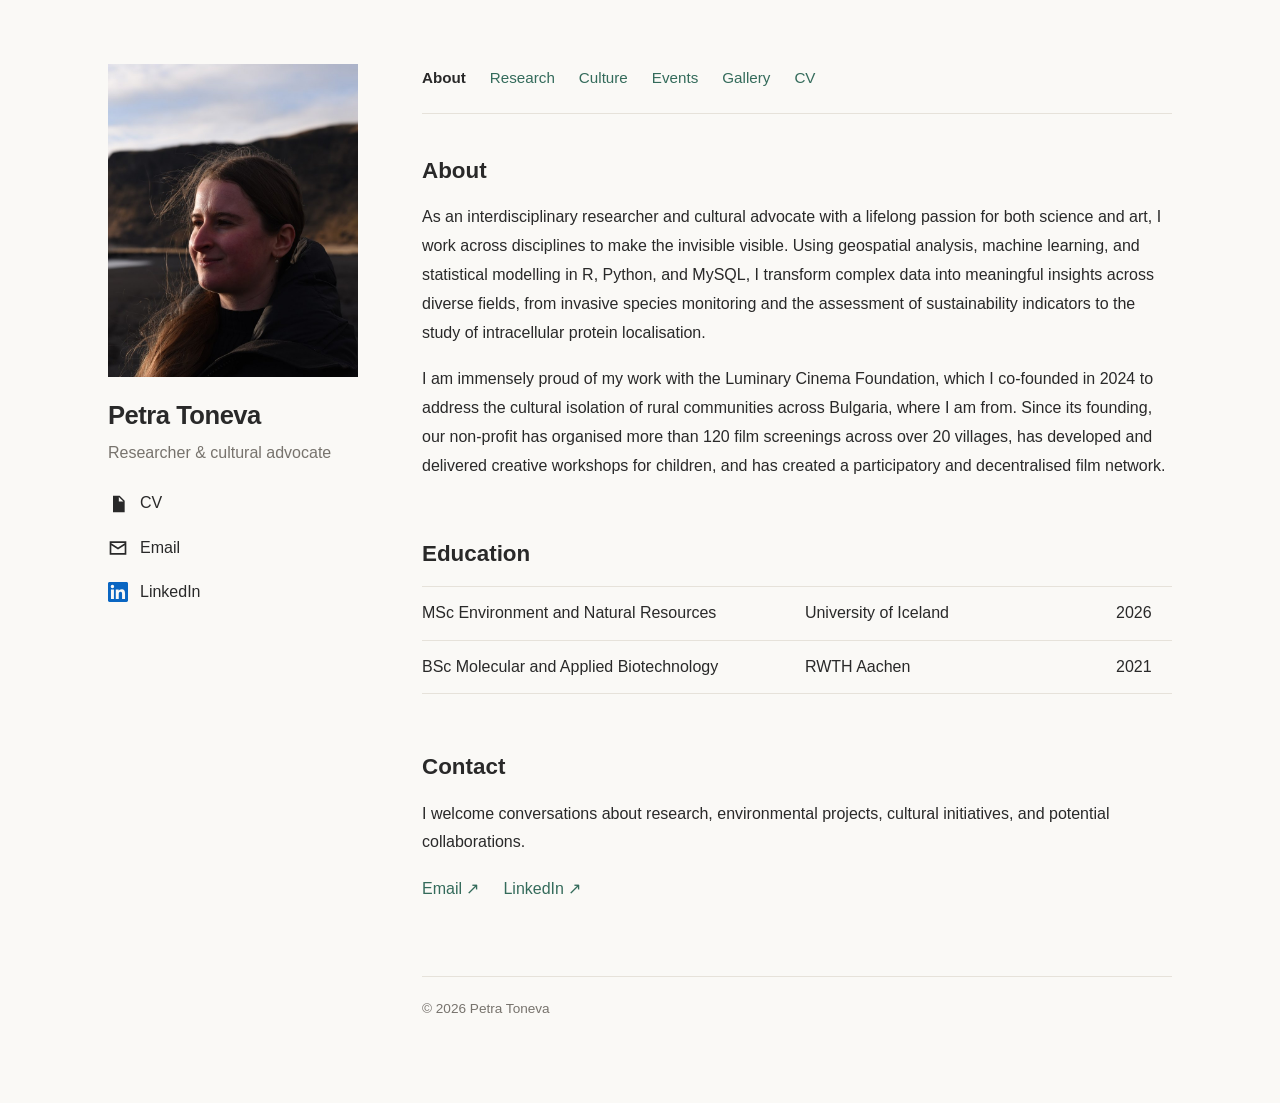
<file: index.html>
<!DOCTYPE html>
<html lang="en">
<head>
  <meta charset="UTF-8">
  <meta name="viewport" content="width=device-width, initial-scale=1.0">

  <title>Petra Toneva | Research & Culture</title>
  <meta name="description" content="Petra Toneva is an interdisciplinary researcher and cultural advocate working across environmental science, geospatial analysis, biotechnology and cinema.">

  <link rel="stylesheet" href="styles.css">
</head>

<body>
  <div class="layout">

    <!-- ===== Sidebar (same on every page) ===== -->
    <aside class="sidebar">
      <img src="petra-portrait.jpg" alt="Portrait of Petra Toneva" class="sidebar-photo">
      <h1 class="sidebar-name"><a href="index.html">Petra Toneva</a></h1>
      <p class="sidebar-role">Researcher & cultural advocate</p>

      <ul class="sidebar-links">
        <li>
          <a href="cv.html">
            <svg viewBox="0 0 24 24" aria-hidden="true"><path d="M6 2h8l6 6v14H6V2zm7 1.5V9h5.5L13 3.5zM9 12h8v1.5H9V12zm0 3h8v1.5H9V15zm0 3h5v1.5H9V18z"/></svg>
            CV
          </a>
        </li>
        <li>
          <a href="mailto:petra.toneva@gmail.com">
            <svg viewBox="0 0 24 24" aria-hidden="true"><path d="M2 4h20v16H2V4zm2 2v.4l8 5 8-5V6H4zm16 2.75-8 5-8-5V18h16V8.75z"/></svg>
            Email
          </a>
        </li>
        <li>
          <a href="https://www.linkedin.com/in/petra-toneva/" target="_blank" rel="noopener noreferrer">
            <svg class="icon-linkedin" viewBox="0 0 24 24" aria-hidden="true"><path d="M20.45 20.45h-3.56v-5.57c0-1.33-.02-3.04-1.85-3.04-1.85 0-2.14 1.45-2.14 2.94v5.67H9.35V9h3.41v1.56h.05c.48-.9 1.64-1.85 3.37-1.85 3.6 0 4.27 2.37 4.27 5.46v6.28zM5.34 7.43a2.06 2.06 0 1 1 0-4.13 2.06 2.06 0 0 1 0 4.13zM7.12 20.45H3.56V9h3.56v11.45zM22.22 0H1.77C.79 0 0 .77 0 1.73v20.54C0 23.23.79 24 1.77 24h20.45c.98 0 1.78-.77 1.78-1.73V1.73C24 .77 23.2 0 22.22 0z"/></svg>
            LinkedIn
          </a>
        </li>
        <!-- GitHub hidden for now. To show it again, add back:
        <li>
          <a href="https://github.com/petratoneva/" target="_blank" rel="noopener noreferrer">
            (GitHub icon) GitHub
          </a>
        </li>
        -->
      </ul>
    </aside>

    <!-- ===== Page content ===== -->
    <div class="content">
      <nav aria-label="Main navigation">
        <a href="index.html" aria-current="page">About</a>
        <a href="research.html">Research</a>
        <a href="culture.html">Culture</a>
        <a href="events.html">Events</a>
        <a href="gallery.html">Gallery</a>
        <a href="cv.html">CV</a>
      </nav>

      <main>
        <section id="about">
          <h2>About</h2>

          <p>
            As an interdisciplinary researcher and cultural advocate with
            a lifelong passion for both science and art, I work across
            disciplines to make the invisible visible. Using geospatial
            analysis, machine learning, and statistical modelling in R,
            Python, and MySQL, I transform complex data into meaningful
            insights across diverse fields, from invasive species
            monitoring and the assessment of sustainability indicators
            to the study of intracellular protein localisation.
          </p>

          <p>
            I am immensely proud of my work with the Luminary Cinema
            Foundation, which I co-founded in 2024 to address the
            cultural isolation of rural communities across Bulgaria,
            where I am from. Since its founding, our non-profit has
            organised more than 120 film screenings across over 20
            villages, has developed and delivered creative workshops
            for children, and has created a participatory and
            decentralised film network.
          </p>
        </section>

        <section id="education">
          <h2>Education</h2>

          <ul class="item-list">
            <li>
              <span class="item-title">MSc Environment and Natural Resources</span>
              <span class="item-detail">University of Iceland</span>
              <span class="item-year">2026</span>
            </li>
            <li>
              <span class="item-title">BSc Molecular and Applied Biotechnology</span>
              <span class="item-detail">RWTH Aachen</span>
              <span class="item-year">2021</span>
            </li>
          </ul>
        </section>

        <section id="contact">
          <h2>Contact</h2>

          <p>
            I welcome conversations about research, environmental
            projects, cultural initiatives, and potential collaborations.
          </p>

          <div class="contact-links">
            <a href="mailto:petra.toneva@gmail.com">Email ↗</a>
            <a href="https://www.linkedin.com/in/petra-toneva/" target="_blank" rel="noopener noreferrer">LinkedIn ↗</a>
            <!-- <a href="https://github.com/petratoneva/" target="_blank" rel="noopener noreferrer">GitHub ↗</a> -->
          </div>
        </section>
      </main>

      <footer>
        <p>© 2026 Petra Toneva</p>
      </footer>
    </div>

  </div>
</body>
</html>
</file>
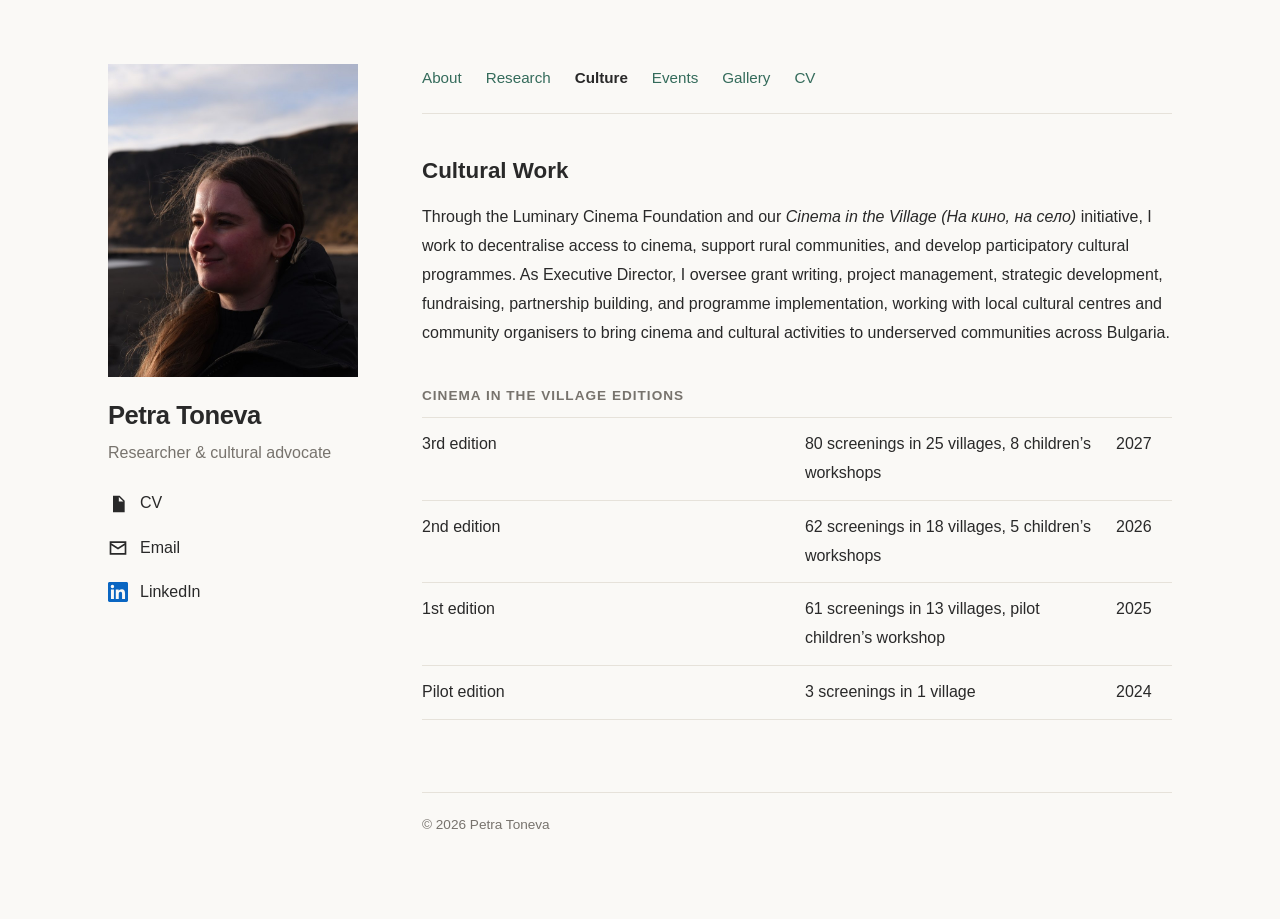
<file: culture.html>
<!DOCTYPE html>
<html lang="en">
<head>
  <meta charset="UTF-8">
  <meta name="viewport" content="width=device-width, initial-scale=1.0">

  <title>Cultural Work | Petra Toneva</title>
  <meta name="description" content="Petra Toneva's cultural work with the Luminary Cinema Foundation and the Cinema in the Village (На кино, на село) initiative.">

  <link rel="stylesheet" href="styles.css">
</head>

<body>
  <div class="layout">

    <!-- ===== Sidebar (same on every page) ===== -->
    <aside class="sidebar">
      <img src="petra-portrait.jpg" alt="Portrait of Petra Toneva" class="sidebar-photo">
      <h1 class="sidebar-name"><a href="index.html">Petra Toneva</a></h1>
      <p class="sidebar-role">Researcher & cultural advocate</p>

      <ul class="sidebar-links">
        <li>
          <a href="cv.html">
            <svg viewBox="0 0 24 24" aria-hidden="true"><path d="M6 2h8l6 6v14H6V2zm7 1.5V9h5.5L13 3.5zM9 12h8v1.5H9V12zm0 3h8v1.5H9V15zm0 3h5v1.5H9V18z"/></svg>
            CV
          </a>
        </li>
        <li>
          <a href="mailto:petra.toneva@gmail.com">
            <svg viewBox="0 0 24 24" aria-hidden="true"><path d="M2 4h20v16H2V4zm2 2v.4l8 5 8-5V6H4zm16 2.75-8 5-8-5V18h16V8.75z"/></svg>
            Email
          </a>
        </li>
        <li>
          <a href="https://www.linkedin.com/in/petra-toneva/" target="_blank" rel="noopener noreferrer">
            <svg class="icon-linkedin" viewBox="0 0 24 24" aria-hidden="true"><path d="M20.45 20.45h-3.56v-5.57c0-1.33-.02-3.04-1.85-3.04-1.85 0-2.14 1.45-2.14 2.94v5.67H9.35V9h3.41v1.56h.05c.48-.9 1.64-1.85 3.37-1.85 3.6 0 4.27 2.37 4.27 5.46v6.28zM5.34 7.43a2.06 2.06 0 1 1 0-4.13 2.06 2.06 0 0 1 0 4.13zM7.12 20.45H3.56V9h3.56v11.45zM22.22 0H1.77C.79 0 0 .77 0 1.73v20.54C0 23.23.79 24 1.77 24h20.45c.98 0 1.78-.77 1.78-1.73V1.73C24 .77 23.2 0 22.22 0z"/></svg>
            LinkedIn
          </a>
        </li>
        <!-- GitHub hidden for now. To show it again, add back:
        <li>
          <a href="https://github.com/petratoneva/" target="_blank" rel="noopener noreferrer">
            (GitHub icon) GitHub
          </a>
        </li>
        -->
      </ul>
    </aside>

    <!-- ===== Page content ===== -->
    <div class="content">
      <nav aria-label="Main navigation">
        <a href="index.html">About</a>
        <a href="research.html">Research</a>
        <a href="culture.html" aria-current="page">Culture</a>
        <a href="events.html">Events</a>
        <a href="gallery.html">Gallery</a>
        <a href="cv.html">CV</a>
      </nav>

      <main>
        <section id="culture">
          <h2>Cultural Work</h2>

          <p>
            Through the Luminary Cinema Foundation and our
            <em>Cinema in the Village (<span lang="bg">На кино, на село</span>)</em>
            initiative, I work to decentralise access to cinema, support
            rural communities, and develop participatory cultural programmes.
            As Executive Director, I oversee grant writing, project management,
            strategic development, fundraising, partnership building, and
            programme implementation, working with local cultural centres and
            community organisers to bring cinema and cultural activities to
            underserved communities across Bulgaria.
          </p>

          <h3 class="list-heading">Cinema in the Village editions</h3>
          <ul class="item-list">
            <li>
              <span class="item-title">3rd edition</span>
              <span class="item-detail">80 screenings in 25 villages, 8 children’s workshops</span>
              <span class="item-year">2027</span>
            </li>
            <li>
              <span class="item-title">2nd edition</span>
              <span class="item-detail">62 screenings in 18 villages, 5 children’s workshops</span>
              <span class="item-year">2026</span>
            </li>
            <li>
              <span class="item-title">1st edition</span>
              <span class="item-detail">61 screenings in 13 villages, pilot children’s workshop</span>
              <span class="item-year">2025</span>
            </li>
            <li>
              <span class="item-title">Pilot edition</span>
              <span class="item-detail">3 screenings in 1 village</span>
              <span class="item-year">2024</span>
            </li>
          </ul>
        </section>
      </main>

      <footer>
        <p>© 2026 Petra Toneva</p>
      </footer>
    </div>

  </div>
</body>
</html>
</file>
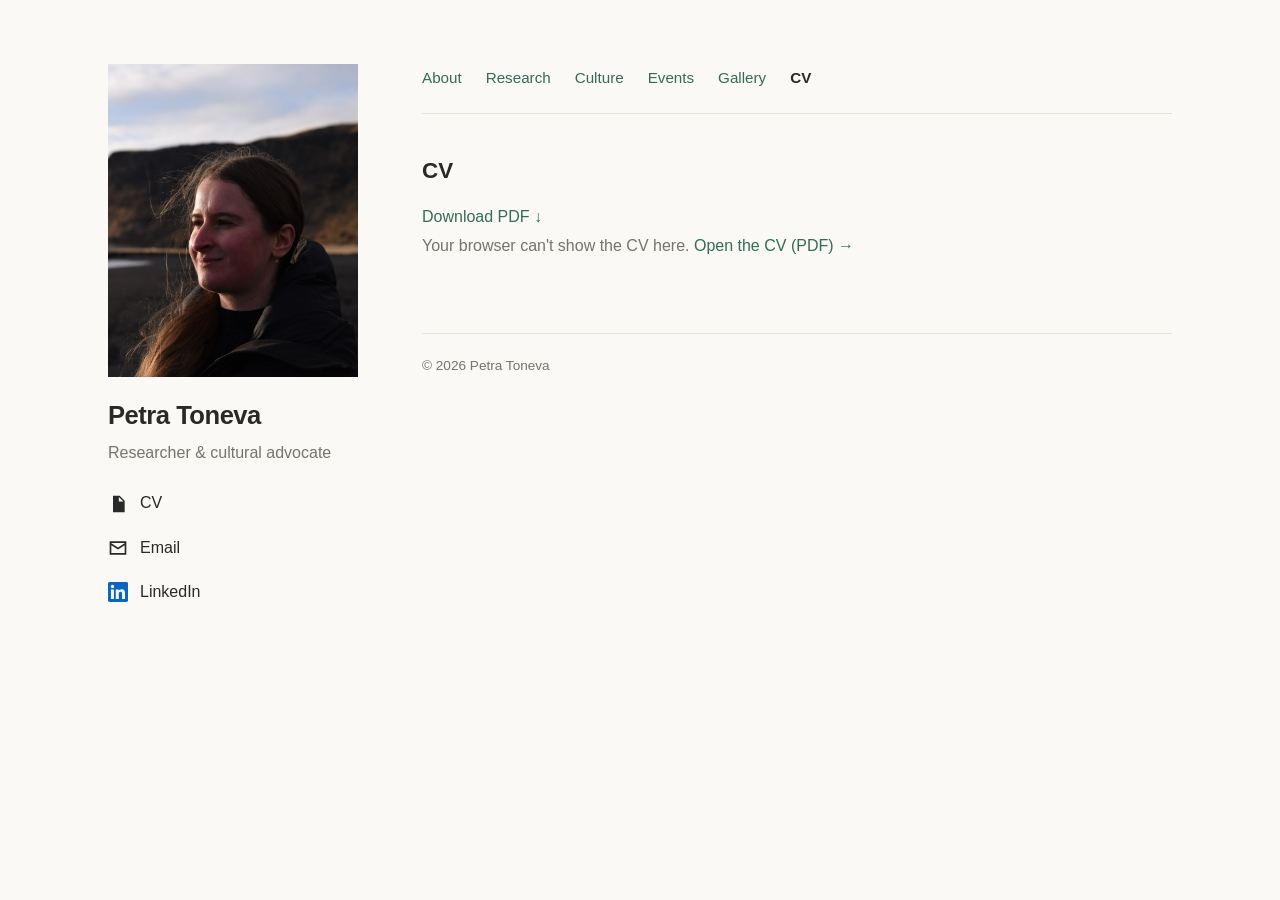
<file: cv.html>
<!DOCTYPE html>
<html lang="en">
<head>
  <meta charset="UTF-8">
  <meta name="viewport" content="width=device-width, initial-scale=1.0">

  <title>CV | Petra Toneva</title>
  <meta name="description" content="Curriculum vitae of Petra Toneva.">

  <link rel="stylesheet" href="styles.css">
</head>

<body>
  <div class="layout">

    <!-- ===== Sidebar (same on every page) ===== -->
    <aside class="sidebar">
      <img src="petra-portrait.jpg" alt="Portrait of Petra Toneva" class="sidebar-photo">
      <h1 class="sidebar-name"><a href="index.html">Petra Toneva</a></h1>
      <p class="sidebar-role">Researcher & cultural advocate</p>

      <ul class="sidebar-links">
        <li>
          <a href="cv.html">
            <svg viewBox="0 0 24 24" aria-hidden="true"><path d="M6 2h8l6 6v14H6V2zm7 1.5V9h5.5L13 3.5zM9 12h8v1.5H9V12zm0 3h8v1.5H9V15zm0 3h5v1.5H9V18z"/></svg>
            CV
          </a>
        </li>
        <li>
          <a href="mailto:petra.toneva@gmail.com">
            <svg viewBox="0 0 24 24" aria-hidden="true"><path d="M2 4h20v16H2V4zm2 2v.4l8 5 8-5V6H4zm16 2.75-8 5-8-5V18h16V8.75z"/></svg>
            Email
          </a>
        </li>
        <li>
          <a href="https://www.linkedin.com/in/petra-toneva/" target="_blank" rel="noopener noreferrer">
            <svg class="icon-linkedin" viewBox="0 0 24 24" aria-hidden="true"><path d="M20.45 20.45h-3.56v-5.57c0-1.33-.02-3.04-1.85-3.04-1.85 0-2.14 1.45-2.14 2.94v5.67H9.35V9h3.41v1.56h.05c.48-.9 1.64-1.85 3.37-1.85 3.6 0 4.27 2.37 4.27 5.46v6.28zM5.34 7.43a2.06 2.06 0 1 1 0-4.13 2.06 2.06 0 0 1 0 4.13zM7.12 20.45H3.56V9h3.56v11.45zM22.22 0H1.77C.79 0 0 .77 0 1.73v20.54C0 23.23.79 24 1.77 24h20.45c.98 0 1.78-.77 1.78-1.73V1.73C24 .77 23.2 0 22.22 0z"/></svg>
            LinkedIn
          </a>
        </li>
        <!-- GitHub hidden for now. To show it again, add back:
        <li>
          <a href="https://github.com/petratoneva/" target="_blank" rel="noopener noreferrer">
            (GitHub icon) GitHub
          </a>
        </li>
        -->
      </ul>
    </aside>

    <!-- ===== Page content ===== -->
    <div class="content">
      <nav aria-label="Main navigation">
        <a href="index.html">About</a>
        <a href="research.html">Research</a>
        <a href="culture.html">Culture</a>
        <a href="events.html">Events</a>
        <a href="gallery.html">Gallery</a>
        <a href="cv.html" aria-current="page">CV</a>
      </nav>

      <main>
        <section id="cv">
          <div class="cv-header">
            <h2>CV</h2>
            <a class="cv-download" href="cv.pdf" download>Download PDF ↓</a>
          </div>

          <object class="cv-frame" data="cv.pdf" type="application/pdf" aria-label="CV of Petra Toneva">
            <p class="empty-note">
              Your browser can't show the CV here.
              <a href="cv.pdf" target="_blank" rel="noopener">Open the CV (PDF) →</a>
            </p>
          </object>
        </section>
      </main>

      <footer>
        <p>© 2026 Petra Toneva</p>
      </footer>
    </div>

  </div>
</body>
</html>
</file>
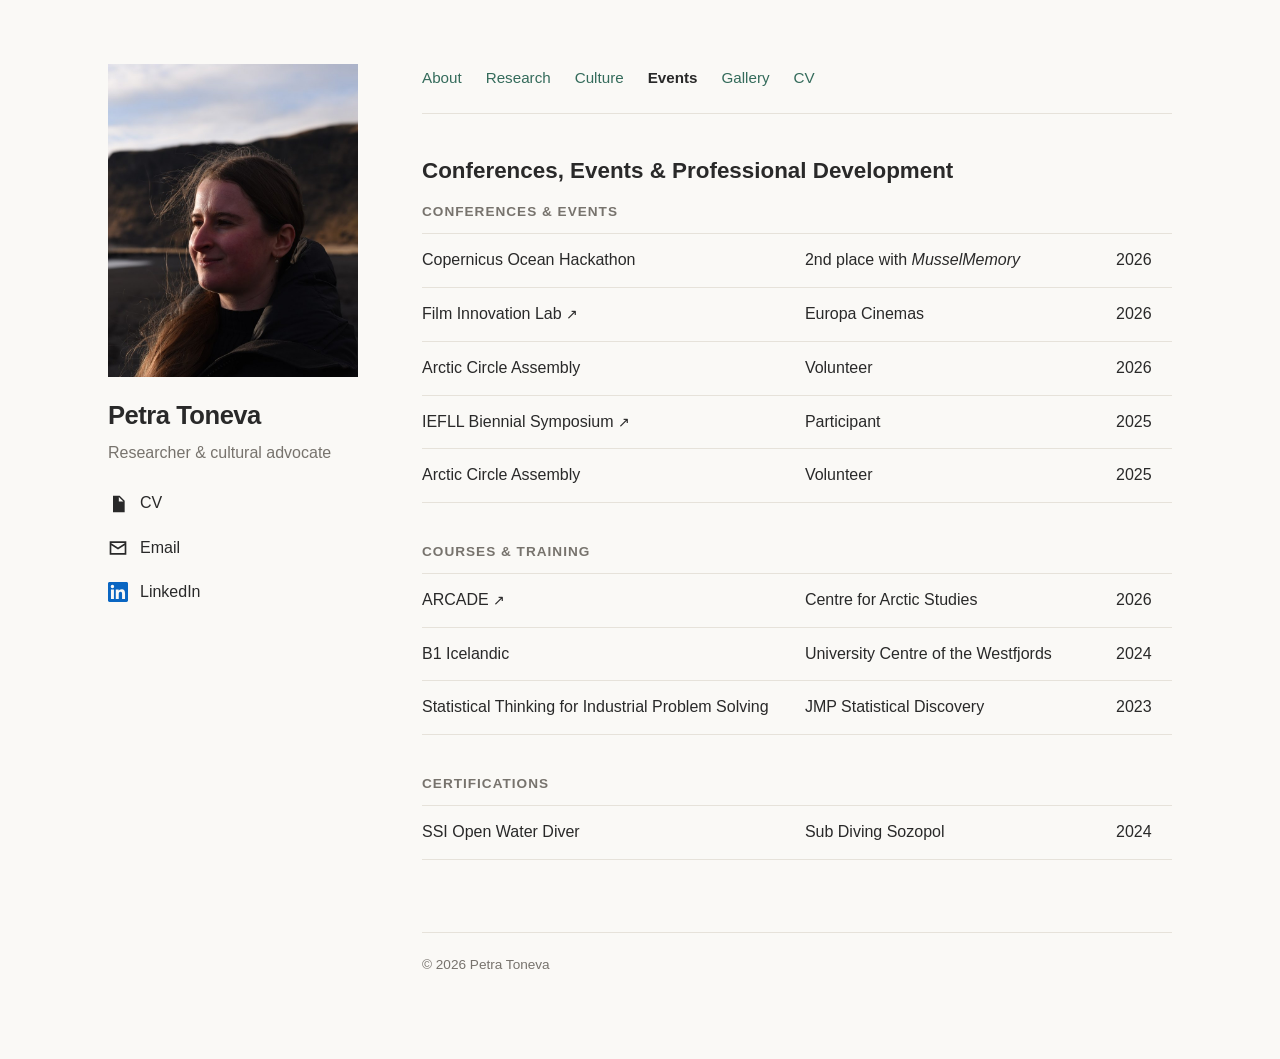
<file: events.html>
<!DOCTYPE html>
<html lang="en">
<head>
  <meta charset="UTF-8">
  <meta name="viewport" content="width=device-width, initial-scale=1.0">

  <title>Events | Petra Toneva</title>
  <meta name="description" content="Conferences, events, courses, training and certifications of Petra Toneva.">

  <link rel="stylesheet" href="styles.css">
</head>

<body>
  <div class="layout">

    <!-- ===== Sidebar (same on every page) ===== -->
    <aside class="sidebar">
      <img src="petra-portrait.jpg" alt="Portrait of Petra Toneva" class="sidebar-photo">
      <h1 class="sidebar-name"><a href="index.html">Petra Toneva</a></h1>
      <p class="sidebar-role">Researcher & cultural advocate</p>

      <ul class="sidebar-links">
        <li>
          <a href="cv.html">
            <svg viewBox="0 0 24 24" aria-hidden="true"><path d="M6 2h8l6 6v14H6V2zm7 1.5V9h5.5L13 3.5zM9 12h8v1.5H9V12zm0 3h8v1.5H9V15zm0 3h5v1.5H9V18z"/></svg>
            CV
          </a>
        </li>
        <li>
          <a href="mailto:petra.toneva@gmail.com">
            <svg viewBox="0 0 24 24" aria-hidden="true"><path d="M2 4h20v16H2V4zm2 2v.4l8 5 8-5V6H4zm16 2.75-8 5-8-5V18h16V8.75z"/></svg>
            Email
          </a>
        </li>
        <li>
          <a href="https://www.linkedin.com/in/petra-toneva/" target="_blank" rel="noopener noreferrer">
            <svg class="icon-linkedin" viewBox="0 0 24 24" aria-hidden="true"><path d="M20.45 20.45h-3.56v-5.57c0-1.33-.02-3.04-1.85-3.04-1.85 0-2.14 1.45-2.14 2.94v5.67H9.35V9h3.41v1.56h.05c.48-.9 1.64-1.85 3.37-1.85 3.6 0 4.27 2.37 4.27 5.46v6.28zM5.34 7.43a2.06 2.06 0 1 1 0-4.13 2.06 2.06 0 0 1 0 4.13zM7.12 20.45H3.56V9h3.56v11.45zM22.22 0H1.77C.79 0 0 .77 0 1.73v20.54C0 23.23.79 24 1.77 24h20.45c.98 0 1.78-.77 1.78-1.73V1.73C24 .77 23.2 0 22.22 0z"/></svg>
            LinkedIn
          </a>
        </li>
        <!-- GitHub hidden for now. To show it again, add back:
        <li>
          <a href="https://github.com/petratoneva/" target="_blank" rel="noopener noreferrer">
            (GitHub icon) GitHub
          </a>
        </li>
        -->
      </ul>
    </aside>

    <!-- ===== Page content ===== -->
    <div class="content">
      <nav aria-label="Main navigation">
        <a href="index.html">About</a>
        <a href="research.html">Research</a>
        <a href="culture.html">Culture</a>
        <a href="events.html" aria-current="page">Events</a>
        <a href="gallery.html">Gallery</a>
        <a href="cv.html">CV</a>
      </nav>

      <main>
        <section id="events">
          <h2>Conferences, Events & Professional Development</h2>

          <h3 class="list-heading">Conferences & Events</h3>
          <ul class="item-list">
            <li>
              <span class="item-title">Copernicus Ocean Hackathon</span>
              <span class="item-detail">2nd place with <em>MusselMemory</em></span>
              <span class="item-year">2026</span>
            </li>
            <li>
              <span class="item-title"><a href="https://www.europa-cinemas.org/en/news/labs/bologna-innovation-lab-2026" target="_blank" rel="noopener noreferrer">Film Innovation Lab <span class="ext" aria-hidden="true">↗</span></a></span>
              <span class="item-detail">Europa Cinemas</span>
              <span class="item-year">2026</span>
            </li>
            <li>
              <span class="item-title">Arctic Circle Assembly</span>
              <span class="item-detail">Volunteer</span>
              <span class="item-year">2026</span>
            </li>
            <li>
              <span class="item-title"><a href="https://www.footprintpartnership.net/international-ecological-footprint-learning-lab-iefll-biennial-symposium-hosted-by-the-university-of-iceland/" target="_blank" rel="noopener noreferrer">IEFLL Biennial Symposium <span class="ext" aria-hidden="true">↗</span></a></span>
              <span class="item-detail">Participant</span>
              <span class="item-year">2025</span>
            </li>
            <li>
              <span class="item-title">Arctic Circle Assembly</span>
              <span class="item-detail">Volunteer</span>
              <span class="item-year">2025</span>
            </li>
          </ul>

          <h3 class="list-heading">Courses & Training</h3>
          <ul class="item-list">
            <li>
              <span class="item-title"><a href="https://ams.hi.is/en/projects/arcade/" target="_blank" rel="noopener noreferrer">ARCADE <span class="ext" aria-hidden="true">↗</span></a></span>
              <span class="item-detail">Centre for Arctic Studies</span>
              <span class="item-year">2026</span>
            </li>
            <li>
              <span class="item-title">B1 Icelandic</span>
              <span class="item-detail">University Centre of the Westfjords</span>
              <span class="item-year">2024</span>
            </li>
            <li>
              <span class="item-title">Statistical Thinking for Industrial Problem Solving</span>
              <span class="item-detail">JMP Statistical Discovery</span>
              <span class="item-year">2023</span>
            </li>
          </ul>

          <h3 class="list-heading">Certifications</h3>
          <ul class="item-list">
            <li>
              <span class="item-title">SSI Open Water Diver</span>
              <span class="item-detail">Sub Diving Sozopol</span>
              <span class="item-year">2024</span>
            </li>
          </ul>
        </section>
      </main>

      <footer>
        <p>© 2026 Petra Toneva</p>
      </footer>
    </div>

  </div>
</body>
</html>
</file>
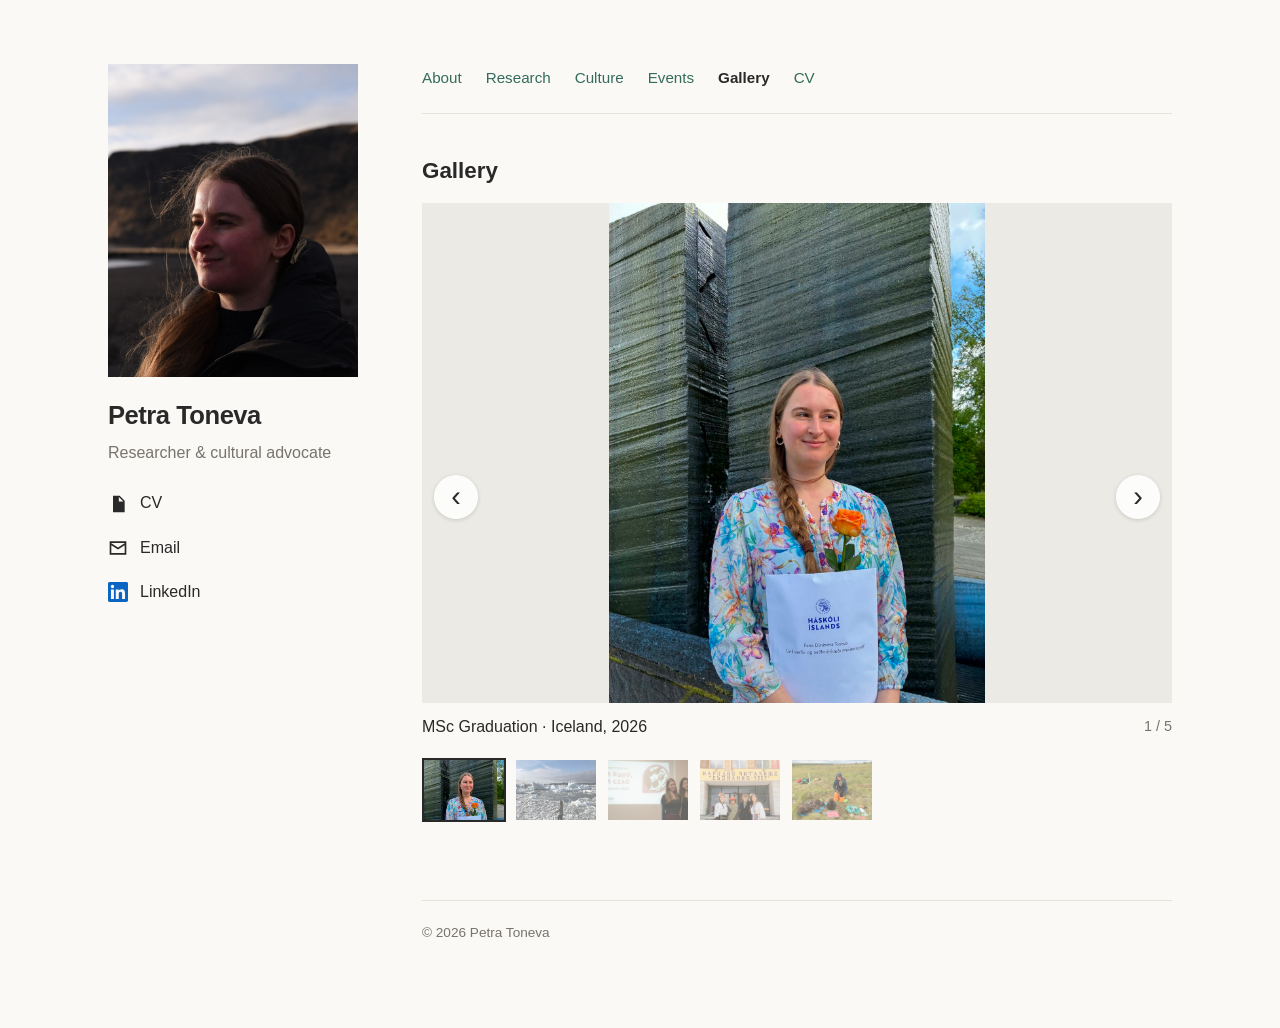
<file: gallery.html>
<!DOCTYPE html>
<html lang="en">
<head>
  <meta charset="UTF-8">
  <meta name="viewport" content="width=device-width, initial-scale=1.0">

  <title>Gallery | Petra Toneva</title>
  <meta name="description" content="Photos from Petra Toneva's fieldwork, research and cultural events.">

  <link rel="stylesheet" href="styles.css">
</head>

<body>
  <div class="layout">

    <!-- ===== Sidebar (same on every page) ===== -->
    <aside class="sidebar">
      <img src="petra-portrait.jpg" alt="Portrait of Petra Toneva" class="sidebar-photo">
      <h1 class="sidebar-name"><a href="index.html">Petra Toneva</a></h1>
      <p class="sidebar-role">Researcher & cultural advocate</p>

      <ul class="sidebar-links">
        <li>
          <a href="cv.html">
            <svg viewBox="0 0 24 24" aria-hidden="true"><path d="M6 2h8l6 6v14H6V2zm7 1.5V9h5.5L13 3.5zM9 12h8v1.5H9V12zm0 3h8v1.5H9V15zm0 3h5v1.5H9V18z"/></svg>
            CV
          </a>
        </li>
        <li>
          <a href="mailto:petra.toneva@gmail.com">
            <svg viewBox="0 0 24 24" aria-hidden="true"><path d="M2 4h20v16H2V4zm2 2v.4l8 5 8-5V6H4zm16 2.75-8 5-8-5V18h16V8.75z"/></svg>
            Email
          </a>
        </li>
        <li>
          <a href="https://www.linkedin.com/in/petra-toneva/" target="_blank" rel="noopener noreferrer">
            <svg class="icon-linkedin" viewBox="0 0 24 24" aria-hidden="true"><path d="M20.45 20.45h-3.56v-5.57c0-1.33-.02-3.04-1.85-3.04-1.85 0-2.14 1.45-2.14 2.94v5.67H9.35V9h3.41v1.56h.05c.48-.9 1.64-1.85 3.37-1.85 3.6 0 4.27 2.37 4.27 5.46v6.28zM5.34 7.43a2.06 2.06 0 1 1 0-4.13 2.06 2.06 0 0 1 0 4.13zM7.12 20.45H3.56V9h3.56v11.45zM22.22 0H1.77C.79 0 0 .77 0 1.73v20.54C0 23.23.79 24 1.77 24h20.45c.98 0 1.78-.77 1.78-1.73V1.73C24 .77 23.2 0 22.22 0z"/></svg>
            LinkedIn
          </a>
        </li>
        <!-- GitHub hidden for now. To show it again, add back:
        <li>
          <a href="https://github.com/petratoneva/" target="_blank" rel="noopener noreferrer">
            (GitHub icon) GitHub
          </a>
        </li>
        -->
      </ul>
    </aside>

    <!-- ===== Page content ===== -->
    <div class="content">
      <nav aria-label="Main navigation">
        <a href="index.html">About</a>
        <a href="research.html">Research</a>
        <a href="culture.html">Culture</a>
        <a href="events.html">Events</a>
        <a href="gallery.html" aria-current="page">Gallery</a>
        <a href="cv.html">CV</a>
      </nav>

      <main>
        <section id="gallery">
          <h2>Gallery</h2>

          <!--
            To add a photo:
            1. Put the image in the "gallery" folder.
            2. Copy this block into <div class="gallery"> below, in the
               position where you want it in the carousel:

            <figure>
              <a href="gallery/photo-name.jpg">
                <img src="gallery/photo-name.jpg" alt="Short description of the photo">
              </a>
              <figcaption>Caption · Place, year</figcaption>
            </figure>

            Arrows, counter and thumbnails update automatically.
          -->

          <div class="carousel" aria-roledescription="carousel" aria-label="Photo gallery">
            <div class="gallery" tabindex="0">
            <figure>
              <a href="gallery/MSc%20Graduation%2C%202026%2C%20Iceland.jpg">
                <img src="gallery/MSc%20Graduation%2C%202026%2C%20Iceland.jpg" alt="MSc graduation in Iceland">
              </a>
              <figcaption>MSc Graduation · Iceland, 2026</figcaption>
            </figure>

            <figure>
              <a href="gallery/ARCADE%20in%20Ilulissat%2C%202026%2C%20Greenland.jpg">
                <img src="gallery/ARCADE%20in%20Ilulissat%2C%202026%2C%20Greenland.jpg" alt="ARCADE programme in Ilulissat, Greenland">
              </a>
              <figcaption>ARCADE in Ilulissat · Greenland, 2026</figcaption>
            </figure>

            <figure>
              <a href="gallery/Cinema%20in%20the%20Village%20Kick-off%2C%202025%2C%20Bulgaria.jpg">
                <img src="gallery/Cinema%20in%20the%20Village%20Kick-off%2C%202025%2C%20Bulgaria.jpg" alt="Kick-off of Cinema in the Village in Bulgaria">
              </a>
              <figcaption>Cinema in the Village Kick-off · Bulgaria, 2025</figcaption>
            </figure>

            <figure>
              <a href="gallery/Cinema%20in%20the%20Village%20in%20Dolni%20Vadin%2C%202025%2C%20Bulgaria.jpg">
                <img src="gallery/Cinema%20in%20the%20Village%20in%20Dolni%20Vadin%2C%202025%2C%20Bulgaria.jpg" alt="Cinema in the Village screening in Dolni Vadin, Bulgaria">
              </a>
              <figcaption>Cinema in the Village in Dolni Vadin · Bulgaria, 2025</figcaption>
            </figure>

            <figure>
              <a href="gallery/Wetland%20fieldwork%20day%2C%202025%2C%20Iceland.jpeg">
                <img src="gallery/Wetland%20fieldwork%20day%2C%202025%2C%20Iceland.jpeg" alt="Wetland fieldwork in Iceland">
              </a>
              <figcaption>Wetland fieldwork day · Iceland, 2025</figcaption>
            </figure>

            <button class="carousel-btn carousel-prev" type="button" aria-label="Previous photo">‹</button>
            <button class="carousel-btn carousel-next" type="button" aria-label="Next photo">›</button>
          </div>

          <div class="carousel-bar">
            <span class="carousel-count" aria-live="polite"></span>
          </div>

          <div class="carousel-thumbs" aria-label="Choose a photo"></div>
        </section>
      </main>

      <footer>
        <p>© 2026 Petra Toneva</p>
      </footer>
    </div>

  </div>

  <script>
    // Photo carousel: builds arrows, counter and thumbnails from the <figure> blocks
    (function () {
      var track = document.querySelector('.gallery');
      if (!track) return;

      var slides = Array.prototype.slice.call(track.querySelectorAll('figure'));
      var prev = document.querySelector('.carousel-prev');
      var next = document.querySelector('.carousel-next');
      var count = document.querySelector('.carousel-count');
      var thumbs = document.querySelector('.carousel-thumbs');
      var current = 0;

      if (slides.length < 2) {
        prev.hidden = true;
        next.hidden = true;
      }

      // Clicking a photo opens the original in a new tab
      track.querySelectorAll('a').forEach(function (a) {
        a.target = '_blank';
        a.rel = 'noopener';
      });

      // Thumbnails
      var thumbButtons = slides.map(function (slide, i) {
        var img = slide.querySelector('img');
        var b = document.createElement('button');
        b.type = 'button';
        b.className = 'carousel-thumb';
        b.setAttribute('aria-label', 'Show photo ' + (i + 1));
        var t = document.createElement('img');
        t.src = img.getAttribute('src');
        t.alt = '';
        t.loading = 'lazy';
        b.appendChild(t);
        b.addEventListener('click', function () { go(i); });
        thumbs.appendChild(b);
        return b;
      });

      function go(i) {
        var n = slides.length;
        i = (i + n) % n;                       // wrap around at the ends
        track.scrollTo({ left: i * track.clientWidth, behavior: 'smooth' });
      }

      function update() {
        var i = Math.round(track.scrollLeft / track.clientWidth);
        if (i === current && count.textContent) return;
        current = Math.max(0, Math.min(slides.length - 1, i));
        count.textContent = (current + 1) + ' / ' + slides.length;
        thumbButtons.forEach(function (b, j) {
          b.classList.toggle('is-active', j === current);
          b.setAttribute('aria-current', j === current ? 'true' : 'false');
        });
        var active = thumbButtons[current];
        if (active) {
          var tr = thumbs.getBoundingClientRect();
          var ar = active.getBoundingClientRect();
          var left = thumbs.scrollLeft + (ar.left - tr.left) - (thumbs.clientWidth - ar.width) / 2;
          thumbs.scrollTo({ left: left, behavior: 'smooth' });
        }
      }

      prev.addEventListener('click', function () { go(current - 1); });
      next.addEventListener('click', function () { go(current + 1); });

      track.addEventListener('keydown', function (e) {
        if (e.key === 'ArrowLeft') { e.preventDefault(); go(current - 1); }
        if (e.key === 'ArrowRight') { e.preventDefault(); go(current + 1); }
      });

      var timer;
      track.addEventListener('scroll', function () {
        clearTimeout(timer);
        timer = setTimeout(update, 60);
      });
      window.addEventListener('resize', function () {
        track.scrollLeft = current * track.clientWidth;
      });

      update();
    })();
  </script>
</body>
</html>
</file>
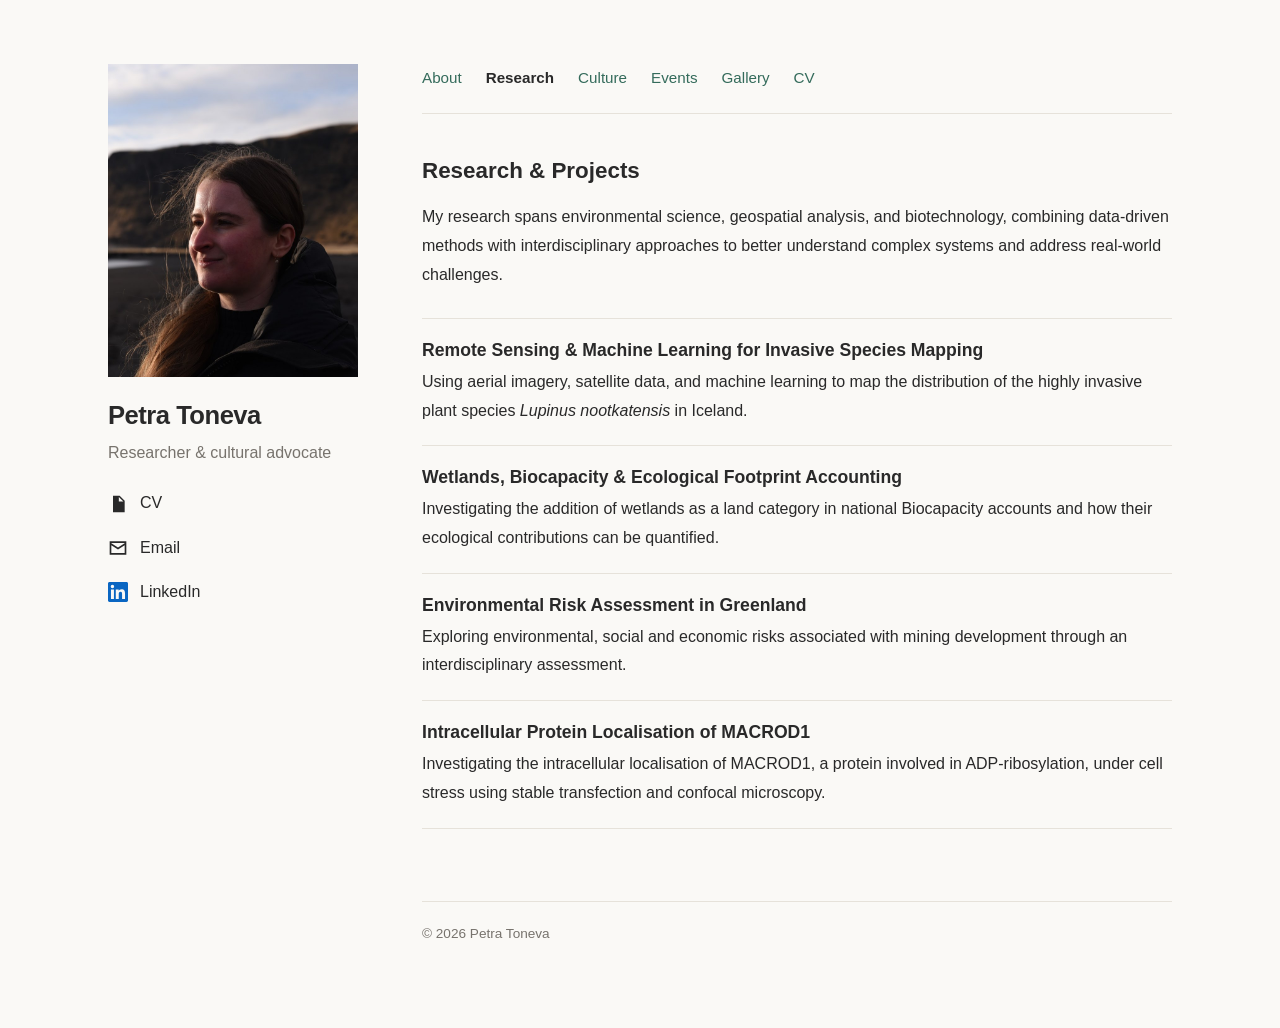
<file: research.html>
<!DOCTYPE html>
<html lang="en">
<head>
  <meta charset="UTF-8">
  <meta name="viewport" content="width=device-width, initial-scale=1.0">

  <title>Research | Petra Toneva</title>
  <meta name="description" content="Petra Toneva's research across environmental science, geospatial analysis and biotechnology.">

  <link rel="stylesheet" href="styles.css">
</head>

<body>
  <div class="layout">

    <!-- ===== Sidebar (same on every page) ===== -->
    <aside class="sidebar">
      <img src="petra-portrait.jpg" alt="Portrait of Petra Toneva" class="sidebar-photo">
      <h1 class="sidebar-name"><a href="index.html">Petra Toneva</a></h1>
      <p class="sidebar-role">Researcher & cultural advocate</p>

      <ul class="sidebar-links">
        <li>
          <a href="cv.html">
            <svg viewBox="0 0 24 24" aria-hidden="true"><path d="M6 2h8l6 6v14H6V2zm7 1.5V9h5.5L13 3.5zM9 12h8v1.5H9V12zm0 3h8v1.5H9V15zm0 3h5v1.5H9V18z"/></svg>
            CV
          </a>
        </li>
        <li>
          <a href="mailto:petra.toneva@gmail.com">
            <svg viewBox="0 0 24 24" aria-hidden="true"><path d="M2 4h20v16H2V4zm2 2v.4l8 5 8-5V6H4zm16 2.75-8 5-8-5V18h16V8.75z"/></svg>
            Email
          </a>
        </li>
        <li>
          <a href="https://www.linkedin.com/in/petra-toneva/" target="_blank" rel="noopener noreferrer">
            <svg class="icon-linkedin" viewBox="0 0 24 24" aria-hidden="true"><path d="M20.45 20.45h-3.56v-5.57c0-1.33-.02-3.04-1.85-3.04-1.85 0-2.14 1.45-2.14 2.94v5.67H9.35V9h3.41v1.56h.05c.48-.9 1.64-1.85 3.37-1.85 3.6 0 4.27 2.37 4.27 5.46v6.28zM5.34 7.43a2.06 2.06 0 1 1 0-4.13 2.06 2.06 0 0 1 0 4.13zM7.12 20.45H3.56V9h3.56v11.45zM22.22 0H1.77C.79 0 0 .77 0 1.73v20.54C0 23.23.79 24 1.77 24h20.45c.98 0 1.78-.77 1.78-1.73V1.73C24 .77 23.2 0 22.22 0z"/></svg>
            LinkedIn
          </a>
        </li>
        <!-- GitHub hidden for now. To show it again, add back:
        <li>
          <a href="https://github.com/petratoneva/" target="_blank" rel="noopener noreferrer">
            (GitHub icon) GitHub
          </a>
        </li>
        -->
      </ul>
    </aside>

    <!-- ===== Page content ===== -->
    <div class="content">
      <nav aria-label="Main navigation">
        <a href="index.html">About</a>
        <a href="research.html" aria-current="page">Research</a>
        <a href="culture.html">Culture</a>
        <a href="events.html">Events</a>
        <a href="gallery.html">Gallery</a>
        <a href="cv.html">CV</a>
      </nav>

      <main>
        <section id="research">
          <h2>Research & Projects</h2>

          <p>
            My research spans environmental science, geospatial analysis,
            and biotechnology, combining data-driven methods with
            interdisciplinary approaches to better understand complex
            systems and address real-world challenges.
          </p>

          <div class="project-list">
            <article class="project">
              <h3>Remote Sensing & Machine Learning for Invasive Species Mapping</h3>
              <p>
                Using aerial imagery, satellite data, and machine learning
                to map the distribution of the highly invasive plant species
                <em>Lupinus nootkatensis</em> in Iceland.
              </p>
            </article>

            <article class="project">
              <h3>Wetlands, Biocapacity & Ecological Footprint Accounting</h3>
              <p>
                Investigating the addition of wetlands as a land category
                in national Biocapacity accounts and how their ecological
                contributions can be quantified.
              </p>
            </article>

            <article class="project">
              <h3>Environmental Risk Assessment in Greenland</h3>
              <p>
                Exploring environmental, social and economic risks associated
                with mining development through an interdisciplinary assessment.
              </p>
            </article>

            <article class="project">
              <h3>Intracellular Protein Localisation of MACROD1</h3>
              <p>
                Investigating the intracellular localisation of MACROD1,
                a protein involved in ADP-ribosylation, under cell stress
                using stable transfection and confocal microscopy.
              </p>
            </article>
          </div>

          <!-- GitHub link hidden for now:
          <p class="after-list">
            <a href="https://github.com/petratoneva/" target="_blank" rel="noopener noreferrer">
              Explore my GitHub projects →
            </a>
          </p>
          -->
        </section>
      </main>

      <footer>
        <p>© 2026 Petra Toneva</p>
      </footer>
    </div>

  </div>
</body>
</html>
</file>
<file: styles.css>
:root {
  --background: #faf9f6;
  --surface: #ffffff;
  --text: #292929;
  --muted: #77736d;
  --accent: #346b5b;
  --line: #e6e2da;
}

* {
  box-sizing: border-box;
}

html {
  scroll-behavior: smooth;
}

body {
  font-family: Arial, Helvetica, sans-serif;
  max-width: 1120px;
  margin: 0 auto;
  padding: 64px 28px;
  line-height: 1.8;
  color: var(--text);
  background: var(--background);
}

h1, h2, h3 {
  line-height: 1.3;
  font-weight: 600;
}

h2 {
  font-size: 1.4rem;
  margin: 0 0 18px;
}

h3 {
  font-size: 1.1rem;
  margin: 0 0 4px;
}

p {
  margin: 0 0 18px;
}

a {
  color: var(--accent);
  text-decoration: none;
}

a:hover {
  text-decoration: underline;
}

/* ---------- Page layout: sidebar + content ---------- */
.layout {
  display: grid;
  grid-template-columns: 250px minmax(0, 1fr);
  gap: 64px;
  align-items: start;
}

/* ---------- Sidebar ---------- */
.sidebar {
  position: sticky;
  top: 40px;
}

.sidebar-photo {
  display: block;
  width: 100%;
  aspect-ratio: 4 / 5;
  object-fit: cover;
  object-position: 50% 40%;
  border-radius: 0;
  margin-bottom: 22px;
}

.sidebar-name {
  font-size: 1.6rem;
  letter-spacing: -0.5px;
  margin: 0 0 8px;
}

.sidebar-name a {
  color: inherit;
}

.sidebar-name a:hover {
  text-decoration: none;
}

.sidebar-role {
  color: var(--muted);
  font-size: 1rem;
  line-height: 1.6;
  margin: 0 0 24px;
}

.sidebar-links {
  list-style: none;
  padding: 0;
  margin: 0;
}

.sidebar-links li {
  padding: 0;
  margin: 0 0 10px;
}

.sidebar-links a {
  display: inline-flex;
  align-items: center;
  gap: 12px;
  color: var(--text);
}

.sidebar-links a:hover {
  color: var(--accent);
  text-decoration: none;
}

.sidebar-links svg {
  width: 20px;
  height: 20px;
  flex-shrink: 0;
  fill: currentColor;
}

.sidebar-links .icon-linkedin {
  fill: #0a66c2;
}

/* ---------- Navigation ---------- */
nav {
  display: flex;
  flex-wrap: wrap;
  gap: 24px;
  padding: 0 0 22px;
  margin: 0 0 42px;
  border-bottom: 1px solid var(--line);
}

nav a {
  font-size: 0.95rem;
}

nav a[aria-current="page"] {
  color: var(--text);
  font-weight: 600;
}

nav a[aria-current="page"]:hover {
  text-decoration: none;
}

/* ---------- Sections ---------- */
section {
  margin-top: 58px;
  scroll-margin-top: 24px;
}

main > section:first-child {
  margin-top: 0;
}

ul {
  padding-left: 22px;
}

li {
  padding-left: 4px;
  margin-bottom: 8px;
}

.contact-links {
  display: flex;
  flex-wrap: wrap;
  gap: 12px 24px;
}

.empty-note {
  color: var(--muted);
}

/* ---------- Item lists (education, events, training) ----------
   Every row uses the same three columns, so names, details and years
   line up down the whole page. All text is left-aligned and uses the
   same size, weight and colour. */
.item-list {
  list-style: none;
  padding: 0;
  margin: 0 0 8px;
}

.item-list li {
  display: grid;
  grid-template-columns: minmax(0, 5fr) minmax(0, 4fr) 3.5rem;
  gap: 2px 24px;
  align-items: baseline;
  padding: 12px 0;
  margin: 0;
  border-top: 1px solid var(--line);
  text-align: left;
}

.item-list li:last-child {
  border-bottom: 1px solid var(--line);
}

.item-title,
.item-detail,
.item-year {
  font-weight: 400;
  color: var(--text);
  text-align: left;
}

.item-year {
  font-variant-numeric: tabular-nums;
}

/* Linked names look like the rest; only the small arrow marks a link */
.item-title a {
  color: inherit;
}

.item-title a:hover {
  text-decoration: underline;
}

.item-title .ext {
  font-size: 0.85em;
}

.list-heading {
  margin: 40px 0 12px;
  font-size: 0.85rem;
  letter-spacing: 1px;
  text-transform: uppercase;
  color: var(--muted);
}

h2 + .list-heading {
  margin-top: 8px;
}

/* ---------- Research projects ---------- */
.project-list {
  margin: 28px 0 0;
}

.project {
  padding: 20px 0;
  border-top: 1px solid var(--line);
}

.project:last-child {
  border-bottom: 1px solid var(--line);
}

.project h3 {
  margin-bottom: 6px;
}

.project p {
  margin: 0;
}

.after-list {
  margin-top: 28px;
}

/* ---------- Gallery carousel ---------- */
.content,
.carousel {
  min-width: 0;
}

.carousel {
  position: relative;
}

/* The track scrolls sideways one photo at a time (swipe works on phones) */
.gallery {
  display: flex;
  overflow-x: auto;
  scroll-snap-type: x mandatory;
  scroll-behavior: smooth;
  scrollbar-width: none;
  outline: none;
}

.gallery::-webkit-scrollbar {
  display: none;
}

.gallery:focus-visible {
  outline: 2px solid var(--accent);
  outline-offset: 4px;
}

.gallery figure {
  flex: 0 0 100%;
  margin: 0;
  scroll-snap-align: start;
}

.gallery a {
  display: block;
  background: #eceae4;
}

/* Whole photo is shown, never cropped */
.gallery img {
  display: block;
  width: 100%;
  aspect-ratio: 3 / 2;
  object-fit: contain;
}

.gallery figcaption {
  margin-top: 10px;
  min-height: 1.6em;
  padding-right: 4.5rem;          /* room for the counter */
  color: var(--text);
}

.carousel-btn {
  position: absolute;
  top: calc((100% - 2.4rem) / 2);
  transform: translateY(-50%);
  width: 44px;
  height: 44px;
  border: none;
  border-radius: 50%;
  background: rgba(255, 255, 255, 0.85);
  color: var(--text);
  font-size: 1.8rem;
  line-height: 1;
  cursor: pointer;
  box-shadow: 0 1px 4px rgba(0, 0, 0, 0.15);
}

.carousel-btn:hover {
  background: #fff;
}

.carousel-btn:focus-visible {
  outline: 2px solid var(--accent);
  outline-offset: 2px;
}

.carousel-prev {
  left: 12px;
}

.carousel-next {
  right: 12px;
}

.carousel-bar {
  display: flex;
  justify-content: flex-end;
  margin-top: -1.75rem;           /* sits on the caption line, right side */
  pointer-events: none;
}

.carousel-count {
  color: var(--muted);
  font-size: 0.9rem;
  font-variant-numeric: tabular-nums;
}

.carousel-thumbs {
  display: flex;
  gap: 8px;
  margin-top: 18px;
  overflow-x: auto;
  scrollbar-width: thin;
  padding-bottom: 6px;
}

.carousel-thumb {
  flex: 0 0 auto;
  width: 84px;
  padding: 0;
  border: 2px solid transparent;
  background: none;
  cursor: pointer;
  opacity: 0.6;
  transition: opacity 0.2s ease;
}

.carousel-thumb img {
  display: block;
  width: 100%;
  aspect-ratio: 4 / 3;
  object-fit: cover;
}

.carousel-thumb:hover,
.carousel-thumb.is-active {
  opacity: 1;
}

.carousel-thumb.is-active {
  border-color: var(--text);
}

/* ---------- Footer ---------- */
footer {
  margin-top: 72px;
  padding-top: 20px;
  border-top: 1px solid var(--line);
  color: var(--muted);
  font-size: 0.85rem;
}

/* ---------- Mobile ---------- */
@media (max-width: 760px) {
  body {
    padding: 32px 20px;
  }

  .layout {
    grid-template-columns: minmax(0, 1fr);
    gap: 32px;
  }

  /* Sidebar becomes a compact header: photo beside name */
  .sidebar {
    position: static;
    display: grid;
    grid-template-columns: 96px minmax(0, 1fr);
    gap: 4px 20px;
    align-items: center;
  }

  .sidebar-photo {
    grid-row: span 2;
    margin: 0;
  }

  .sidebar-name {
    font-size: 1.4rem;
    margin: 0;
    align-self: end;
  }

  .sidebar-role {
    margin: 0;
    align-self: start;
    font-size: 0.95rem;
  }

  .sidebar-links {
    grid-column: 1 / -1;
    display: flex;
    flex-wrap: wrap;
    gap: 8px 16px;
    margin-top: 16px;
    font-size: 0.95rem;
  }

  .sidebar-links li {
    margin: 0;
  }

  nav {
    gap: 10px 14px;
    margin-bottom: 32px;
    padding-top: 18px;
    border-top: 1px solid var(--line);
  }

  section {
    margin-top: 44px;
  }

  .item-list li {
    grid-template-columns: minmax(0, 1fr) 3.5rem;
  }

  .cv-frame {
    height: 75vh;
    min-height: 420px;
  }

  .item-title {
    grid-column: 1 / -1;
  }

  .carousel-btn {
    width: 36px;
    height: 36px;
    font-size: 1.5rem;
  }

  .carousel-prev {
    left: 8px;
  }

  .carousel-next {
    right: 8px;
  }

  .carousel-thumb {
    width: 64px;
  }
}
</file>
